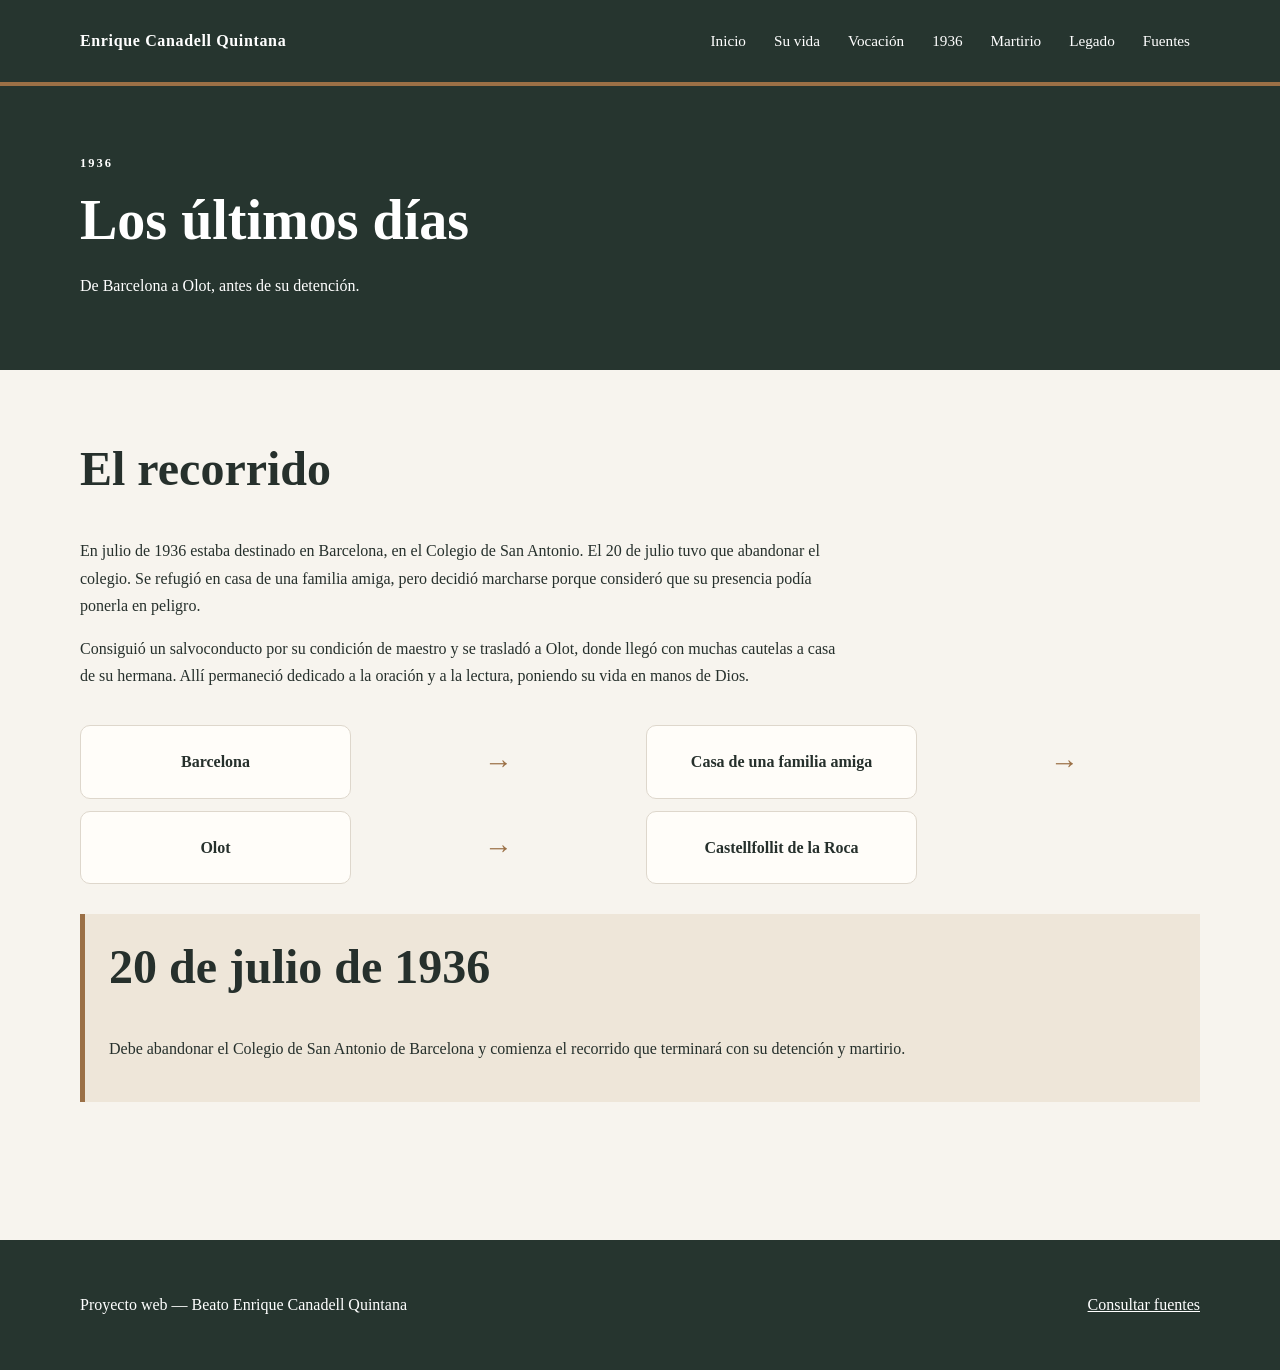
<file: pages/1936.html>
<!DOCTYPE html>
<html lang="es">
<head>
    <meta charset="UTF-8">
    <meta name="viewport" content="width=device-width, initial-scale=1.0">
    <meta name="description" content="Proyecto web sobre el Beato Enrique Canadell Quintana.">
    <title>1936 — Los últimos días | Beato Enrique Canadell Quintana</title>
    <link rel="stylesheet" href="../css/style.css">
</head>
<body>
    <a class="skip-link" href="#contenido">Saltar al contenido</a>
    <header class="site-header">
        <div class="container header-inner">
            <a class="logo" href="../index.html">Enrique Canadell Quintana</a>
            <nav aria-label="Navegación principal">
                <ul class="nav-list">
                <li><a href="../index.html">Inicio</a></li>
                <li><a href="../pages/vida.html">Su vida</a></li>
                <li><a href="../pages/vocacion.html">Vocación</a></li>
                <li><a href="../pages/1936.html">1936</a></li>
                <li><a href="../pages/martirio.html">Martirio</a></li>
                <li><a href="../pages/legado.html">Legado</a></li>
                <li><a href="../pages/fuentes.html">Fuentes</a></li>
                </ul>
            </nav>
        </div>
    </header>

    <main id="contenido">
        <section class="page-hero">
            <div class="container">
                <p class="eyebrow">1936</p>
                <h1>Los últimos días</h1>
                <p>De Barcelona a Olot, antes de su detención.</p>
            </div>
        </section>

        <section>
            <div class="container">
                <div class="section-intro">
                    <h2>El recorrido</h2>
                    <p>En julio de 1936 estaba destinado en Barcelona, en el Colegio de San Antonio. El 20 de julio tuvo que abandonar el colegio. Se refugió en casa de una familia amiga, pero decidió marcharse porque consideró que su presencia podía ponerla en peligro.</p>
                    <p>Consiguió un salvoconducto por su condición de maestro y se trasladó a Olot, donde llegó con muchas cautelas a casa de su hermana. Allí permaneció dedicado a la oración y a la lectura, poniendo su vida en manos de Dios.</p>
                </div>

                <div class="route" aria-label="Recorrido de Enrique Canadell en 1936">
                    <div class="place">Barcelona</div>
                    <div class="arrow" aria-hidden="true">→</div>
                    <div class="place">Casa de una familia amiga</div>
                    <div class="arrow" aria-hidden="true">→</div>
                    <div class="place">Olot</div>
                    <div class="arrow" aria-hidden="true">→</div>
                    <div class="place">Castellfollit de la Roca</div>
                </div>

                <div class="highlight">
                    <h2>20 de julio de 1936</h2>
                    <p>Debe abandonar el Colegio de San Antonio de Barcelona y comienza el recorrido que terminará con su detención y martirio.</p>
                </div>
            </div>
        </section>
    </main>

    <footer>
        <div class="container footer-inner">
            <p>Proyecto web — Beato Enrique Canadell Quintana</p>
            <p><a href="../pages/fuentes.html">Consultar fuentes</a></p>
        </div>
    </footer>
</body>
</html>
</file>
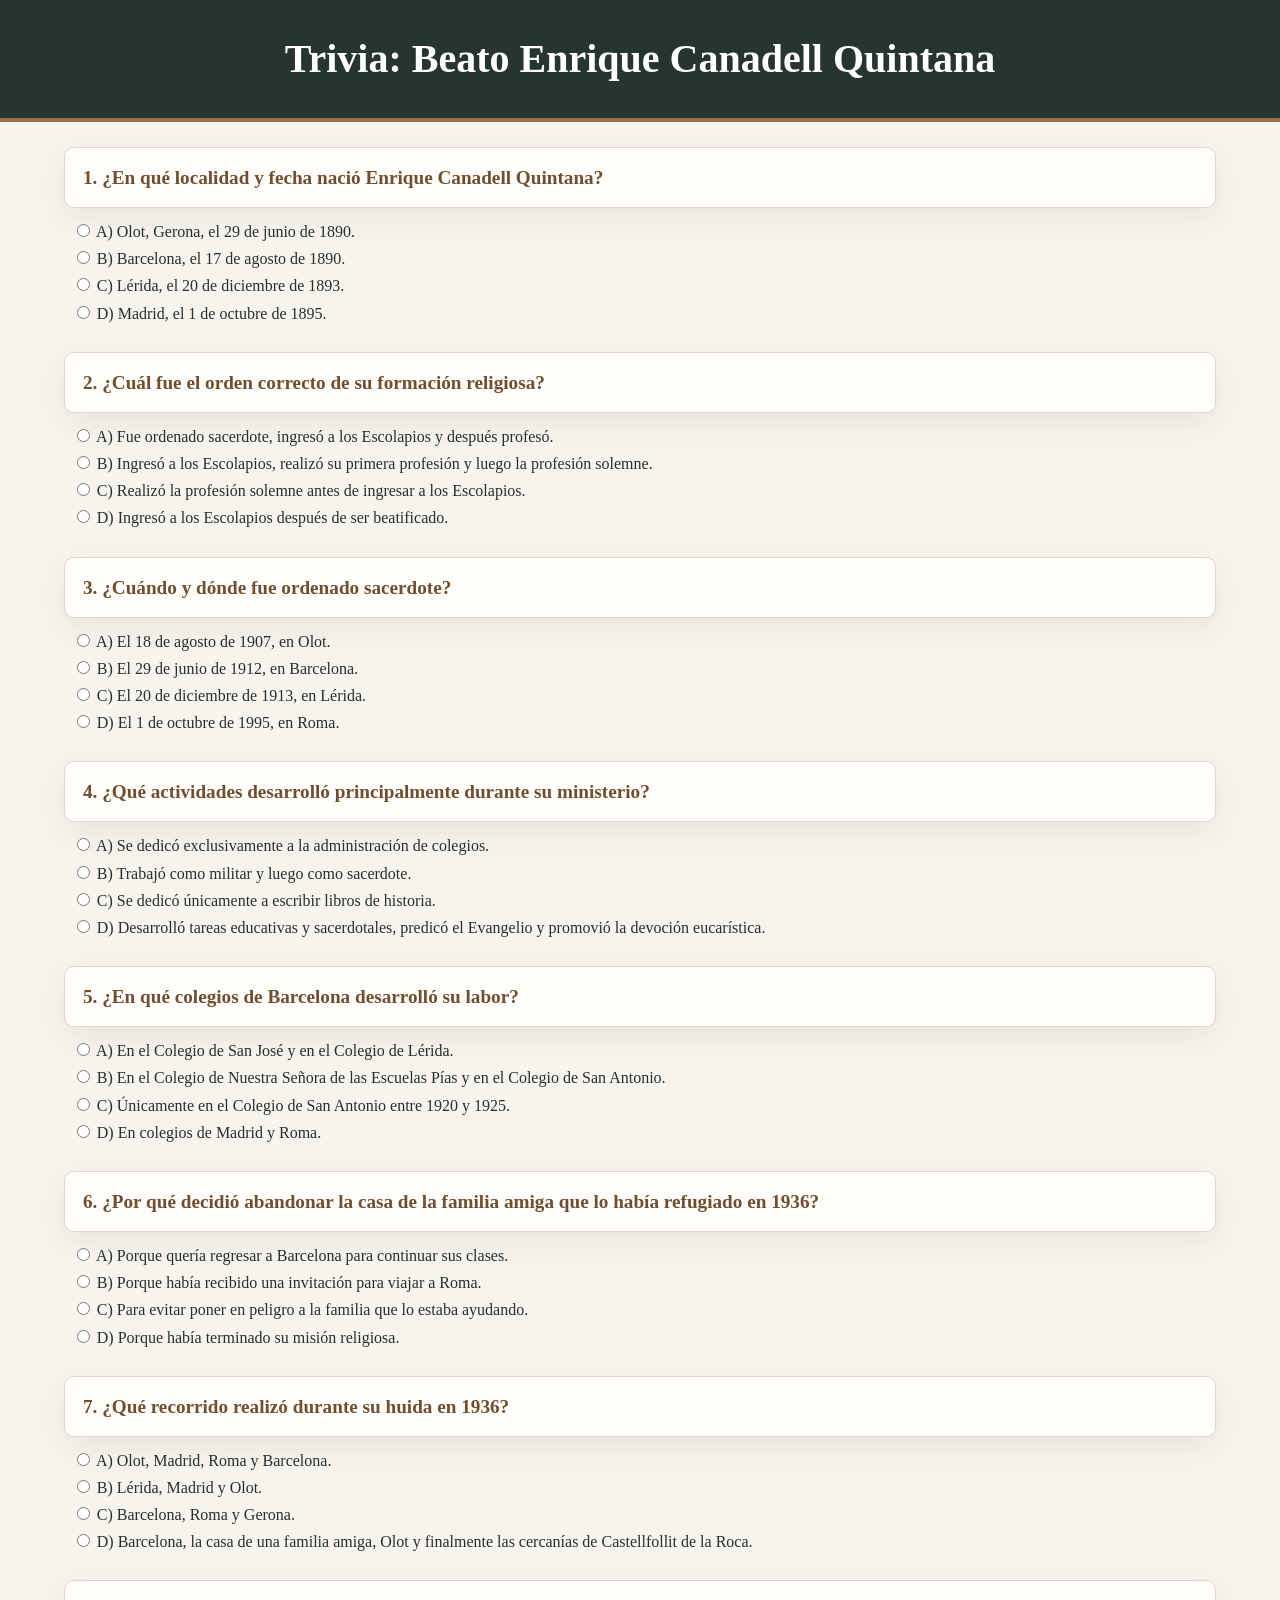
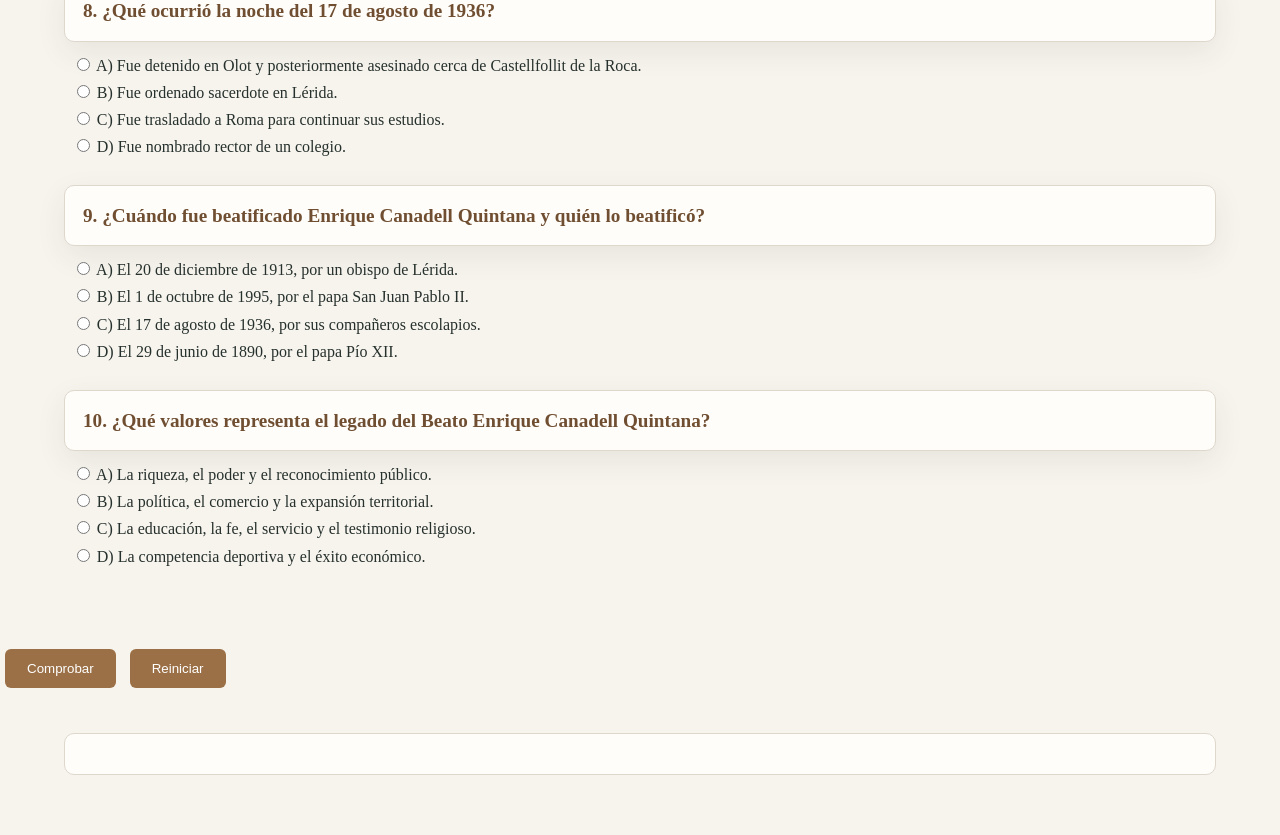
<file: pages/cuestionario.html>
<!DOCTYPE html>
<html lang="es">
<head>
    <meta charset="UTF-8">
    <meta name="viewport" content="width=device-width, initial-scale=1.0">
    <meta name="description" content="Trivia sobre el Beato Enrique Canadell Quintana.">
    <title>Trivia | Beato Enrique Canadell Quintana</title>
    <link rel="stylesheet" href="../css/style.css">
</head>
<body>
    <h1>Trivia: Beato Enrique Canadell Quintana</h1>

    <h2>1. ¿En qué localidad y fecha nació Enrique Canadell Quintana?</h2>
    <input type="radio" name="p1" value="a"> A) Olot, Gerona, el 29 de junio de 1890.<br>
    <input type="radio" name="p1" value="b"> B) Barcelona, el 17 de agosto de 1890.<br>
    <input type="radio" name="p1" value="c"> C) Lérida, el 20 de diciembre de 1893.<br>
    <input type="radio" name="p1" value="d"> D) Madrid, el 1 de octubre de 1895.<br>

    <h2>2. ¿Cuál fue el orden correcto de su formación religiosa?</h2>
    <input type="radio" name="p2" value="a"> A) Fue ordenado sacerdote, ingresó a los Escolapios y después profesó.<br>
    <input type="radio" name="p2" value="b"> B) Ingresó a los Escolapios, realizó su primera profesión y luego la profesión solemne.<br>
    <input type="radio" name="p2" value="c"> C) Realizó la profesión solemne antes de ingresar a los Escolapios.<br>
    <input type="radio" name="p2" value="d"> D) Ingresó a los Escolapios después de ser beatificado.<br>

    <h2>3. ¿Cuándo y dónde fue ordenado sacerdote?</h2>
    <input type="radio" name="p3" value="a"> A) El 18 de agosto de 1907, en Olot.<br>
    <input type="radio" name="p3" value="b"> B) El 29 de junio de 1912, en Barcelona.<br>
    <input type="radio" name="p3" value="c"> C) El 20 de diciembre de 1913, en Lérida.<br>
    <input type="radio" name="p3" value="d"> D) El 1 de octubre de 1995, en Roma.<br>

    <h2>4. ¿Qué actividades desarrolló principalmente durante su ministerio?</h2>
    <input type="radio" name="p4" value="a"> A) Se dedicó exclusivamente a la administración de colegios.<br>
    <input type="radio" name="p4" value="b"> B) Trabajó como militar y luego como sacerdote.<br>
    <input type="radio" name="p4" value="c"> C) Se dedicó únicamente a escribir libros de historia.<br>
    <input type="radio" name="p4" value="d"> D) Desarrolló tareas educativas y sacerdotales, predicó el Evangelio y promovió la devoción eucarística.<br>

    <h2>5. ¿En qué colegios de Barcelona desarrolló su labor?</h2>
    <input type="radio" name="p5" value="a"> A) En el Colegio de San José y en el Colegio de Lérida.<br>
    <input type="radio" name="p5" value="b"> B) En el Colegio de Nuestra Señora de las Escuelas Pías y en el Colegio de San Antonio.<br>
    <input type="radio" name="p5" value="c"> C) Únicamente en el Colegio de San Antonio entre 1920 y 1925.<br>
    <input type="radio" name="p5" value="d"> D) En colegios de Madrid y Roma.<br>

    <h2>6. ¿Por qué decidió abandonar la casa de la familia amiga que lo había refugiado en 1936?</h2>
    <input type="radio" name="p6" value="a"> A) Porque quería regresar a Barcelona para continuar sus clases.<br>
    <input type="radio" name="p6" value="b"> B) Porque había recibido una invitación para viajar a Roma.<br>
    <input type="radio" name="p6" value="c"> C) Para evitar poner en peligro a la familia que lo estaba ayudando.<br>
    <input type="radio" name="p6" value="d"> D) Porque había terminado su misión religiosa.<br>

    <h2>7. ¿Qué recorrido realizó durante su huida en 1936?</h2>
    <input type="radio" name="p7" value="a"> A) Olot, Madrid, Roma y Barcelona.<br>
    <input type="radio" name="p7" value="b"> B) Lérida, Madrid y Olot.<br>
    <input type="radio" name="p7" value="c"> C) Barcelona, Roma y Gerona.<br>
    <input type="radio" name="p7" value="d"> D) Barcelona, la casa de una familia amiga, Olot y finalmente las cercanías de Castellfollit de la Roca.<br>

    <h2>8. ¿Qué ocurrió la noche del 17 de agosto de 1936?</h2>
    <input type="radio" name="p8" value="a"> A) Fue detenido en Olot y posteriormente asesinado cerca de Castellfollit de la Roca.<br>
    <input type="radio" name="p8" value="b"> B) Fue ordenado sacerdote en Lérida.<br>
    <input type="radio" name="p8" value="c"> C) Fue trasladado a Roma para continuar sus estudios.<br>
    <input type="radio" name="p8" value="d"> D) Fue nombrado rector de un colegio.<br>

    <h2>9. ¿Cuándo fue beatificado Enrique Canadell Quintana y quién lo beatificó?</h2>
    <input type="radio" name="p9" value="a"> A) El 20 de diciembre de 1913, por un obispo de Lérida.<br>
    <input type="radio" name="p9" value="b"> B) El 1 de octubre de 1995, por el papa San Juan Pablo II.<br>
    <input type="radio" name="p9" value="c"> C) El 17 de agosto de 1936, por sus compañeros escolapios.<br>
    <input type="radio" name="p9" value="d"> D) El 29 de junio de 1890, por el papa Pío XII.<br>

    <h2>10. ¿Qué valores representa el legado del Beato Enrique Canadell Quintana?</h2>
    <input type="radio" name="p10" value="a"> A) La riqueza, el poder y el reconocimiento público.<br>
    <input type="radio" name="p10" value="b"> B) La política, el comercio y la expansión territorial.<br>
    <input type="radio" name="p10" value="c"> C) La educación, la fe, el servicio y el testimonio religioso.<br>
    <input type="radio" name="p10" value="d"> D) La competencia deportiva y el éxito económico.<br>

    <br><br>

    <button id="comprobar" type="button">Comprobar</button>
    <button id="reiniciar" type="button">Reiniciar</button>

    <p id="resultado"></p>

    <script>
        document.getElementById("comprobar").addEventListener("click", function() {
            let puntaje = 0;

            let p1 = document.querySelector('input[name="p1"]:checked');
            let p2 = document.querySelector('input[name="p2"]:checked');
            let p3 = document.querySelector('input[name="p3"]:checked');
            let p4 = document.querySelector('input[name="p4"]:checked');
            let p5 = document.querySelector('input[name="p5"]:checked');
            let p6 = document.querySelector('input[name="p6"]:checked');
            let p7 = document.querySelector('input[name="p7"]:checked');
            let p8 = document.querySelector('input[name="p8"]:checked');
            let p9 = document.querySelector('input[name="p9"]:checked');
            let p10 = document.querySelector('input[name="p10"]:checked');

            // Verificar que todas las preguntas estén respondidas
            if (!p1 || !p2 || !p3 || !p4 || !p5 || !p6 || !p7 || !p8 || !p9 || !p10) {
                document.getElementById("resultado").innerHTML =
                    "Debes responder todas las preguntas.";
                return;
            }

            // Respuestas correctas
            if (p1.value === "a") puntaje++;
            if (p2.value === "b") puntaje++;
            if (p3.value === "c") puntaje++;
            if (p4.value === "d") puntaje++;
            if (p5.value === "b") puntaje++;
            if (p6.value === "c") puntaje++;
            if (p7.value === "d") puntaje++;
            if (p8.value === "a") puntaje++;
            if (p9.value === "b") puntaje++;
            if (p10.value === "c") puntaje++;

            let mensaje = "<h3>Resultado: " + puntaje + "/10 puntos</h3>";

            if (puntaje === 10) {
                mensaje += "¡Felicitaciones! ¡Has respondido correctamente todas las preguntas!";
            } else if (puntaje >= 7) {
                mensaje += "¡Muy buen trabajo! Conoces muy bien la historia del Beato Enrique Canadell Quintana.";
            } else if (puntaje >= 5) {
                mensaje += "¡Buen intento! Te recomendamos repasar la información y volver a intentarlo.";
            } else {
                mensaje += "Te invitamos a revisar la información sobre el Beato Enrique Canadell Quintana e intentarlo nuevamente.";
            }

            document.getElementById("resultado").innerHTML = mensaje;
        });

        document.getElementById("reiniciar").addEventListener("click", function() {
            let opciones = document.querySelectorAll('input[type="radio"]');

            for (let opcion of opciones) {
                opcion.checked = false;
            }

            document.getElementById("resultado").innerHTML = "";
        });
    </script>
</body>
</html>
</file>
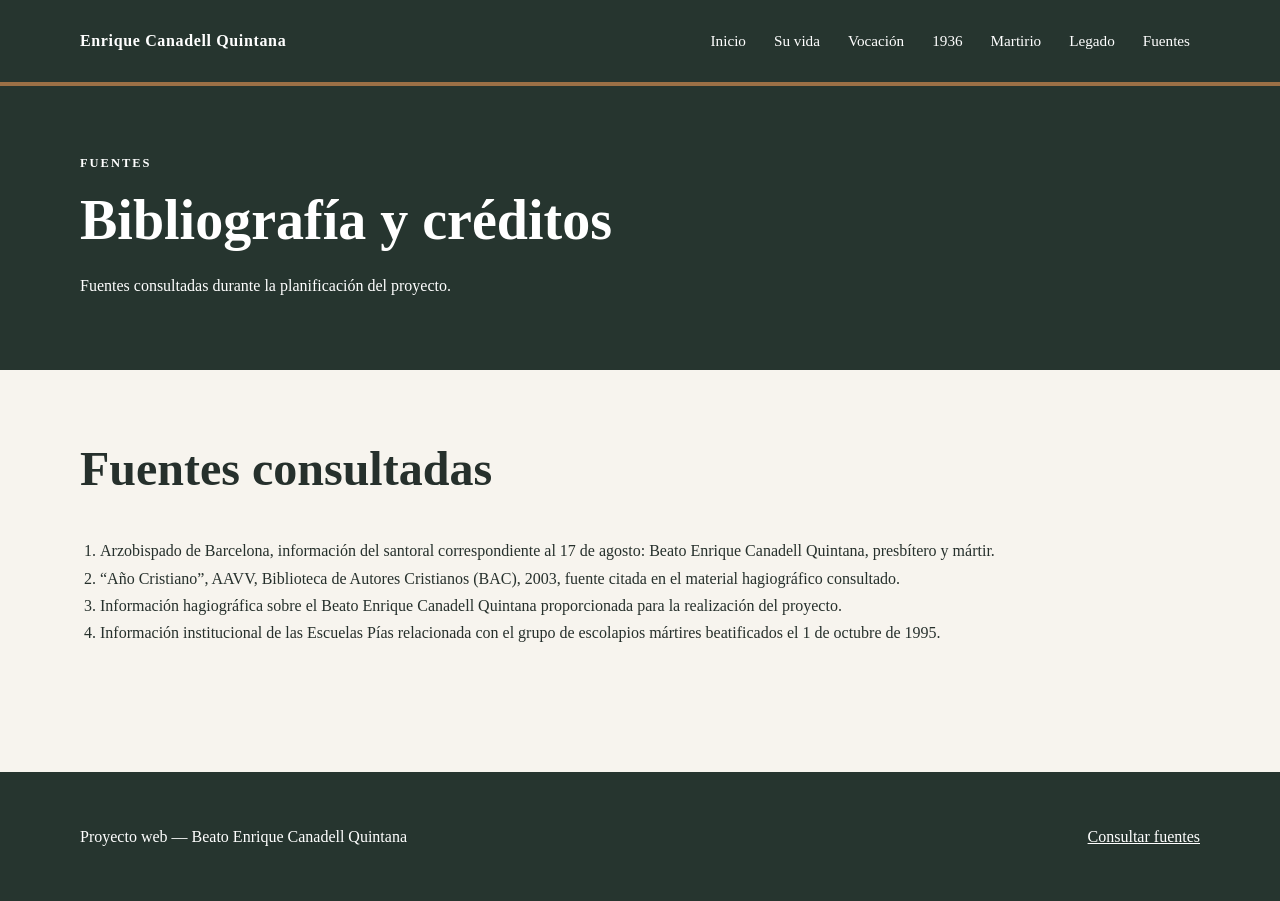
<file: pages/fuentes.html>
<!DOCTYPE html>
<html lang="es">
<head>
    <meta charset="UTF-8">
    <meta name="viewport" content="width=device-width, initial-scale=1.0">
    <meta name="description" content="Proyecto web sobre el Beato Enrique Canadell Quintana.">
    <title>Fuentes | Beato Enrique Canadell Quintana</title>
    <link rel="stylesheet" href="../css/style.css">
</head>
<body>
    <a class="skip-link" href="#contenido">Saltar al contenido</a>
    <header class="site-header">
        <div class="container header-inner">
            <a class="logo" href="../index.html">Enrique Canadell Quintana</a>
            <nav aria-label="Navegación principal">
                <ul class="nav-list">
                <li><a href="../index.html">Inicio</a></li>
                <li><a href="../pages/vida.html">Su vida</a></li>
                <li><a href="../pages/vocacion.html">Vocación</a></li>
                <li><a href="../pages/1936.html">1936</a></li>
                <li><a href="../pages/martirio.html">Martirio</a></li>
                <li><a href="../pages/legado.html">Legado</a></li>
                <li><a href="../pages/fuentes.html">Fuentes</a></li>
                </ul>
            </nav>
        </div>
    </header>

    <main id="contenido">
        <section class="page-hero">
            <div class="container">
                <p class="eyebrow">Fuentes</p>
                <h1>Bibliografía y créditos</h1>
                <p>Fuentes consultadas durante la planificación del proyecto.</p>
            </div>
        </section>

        <section>
            <div class="container">
                <h2>Fuentes consultadas</h2>
                <ol class="sources">
                    <li>Arzobispado de Barcelona, información del santoral correspondiente al 17 de agosto: Beato Enrique Canadell Quintana, presbítero y mártir.</li>
                    <li>“Año Cristiano”, AAVV, Biblioteca de Autores Cristianos (BAC), 2003, fuente citada en el material hagiográfico consultado.</li>
                    <li>Información hagiográfica sobre el Beato Enrique Canadell Quintana proporcionada para la realización del proyecto.</li>
                    <li>Información institucional de las Escuelas Pías relacionada con el grupo de escolapios mártires beatificados el 1 de octubre de 1995.</li>
                </ol>
            </div>
        </section>
    </main>

    <footer>
        <div class="container footer-inner">
            <p>Proyecto web — Beato Enrique Canadell Quintana</p>
            <p><a href="../pages/fuentes.html">Consultar fuentes</a></p>
        </div>
    </footer>
</body>
</html>
</file>
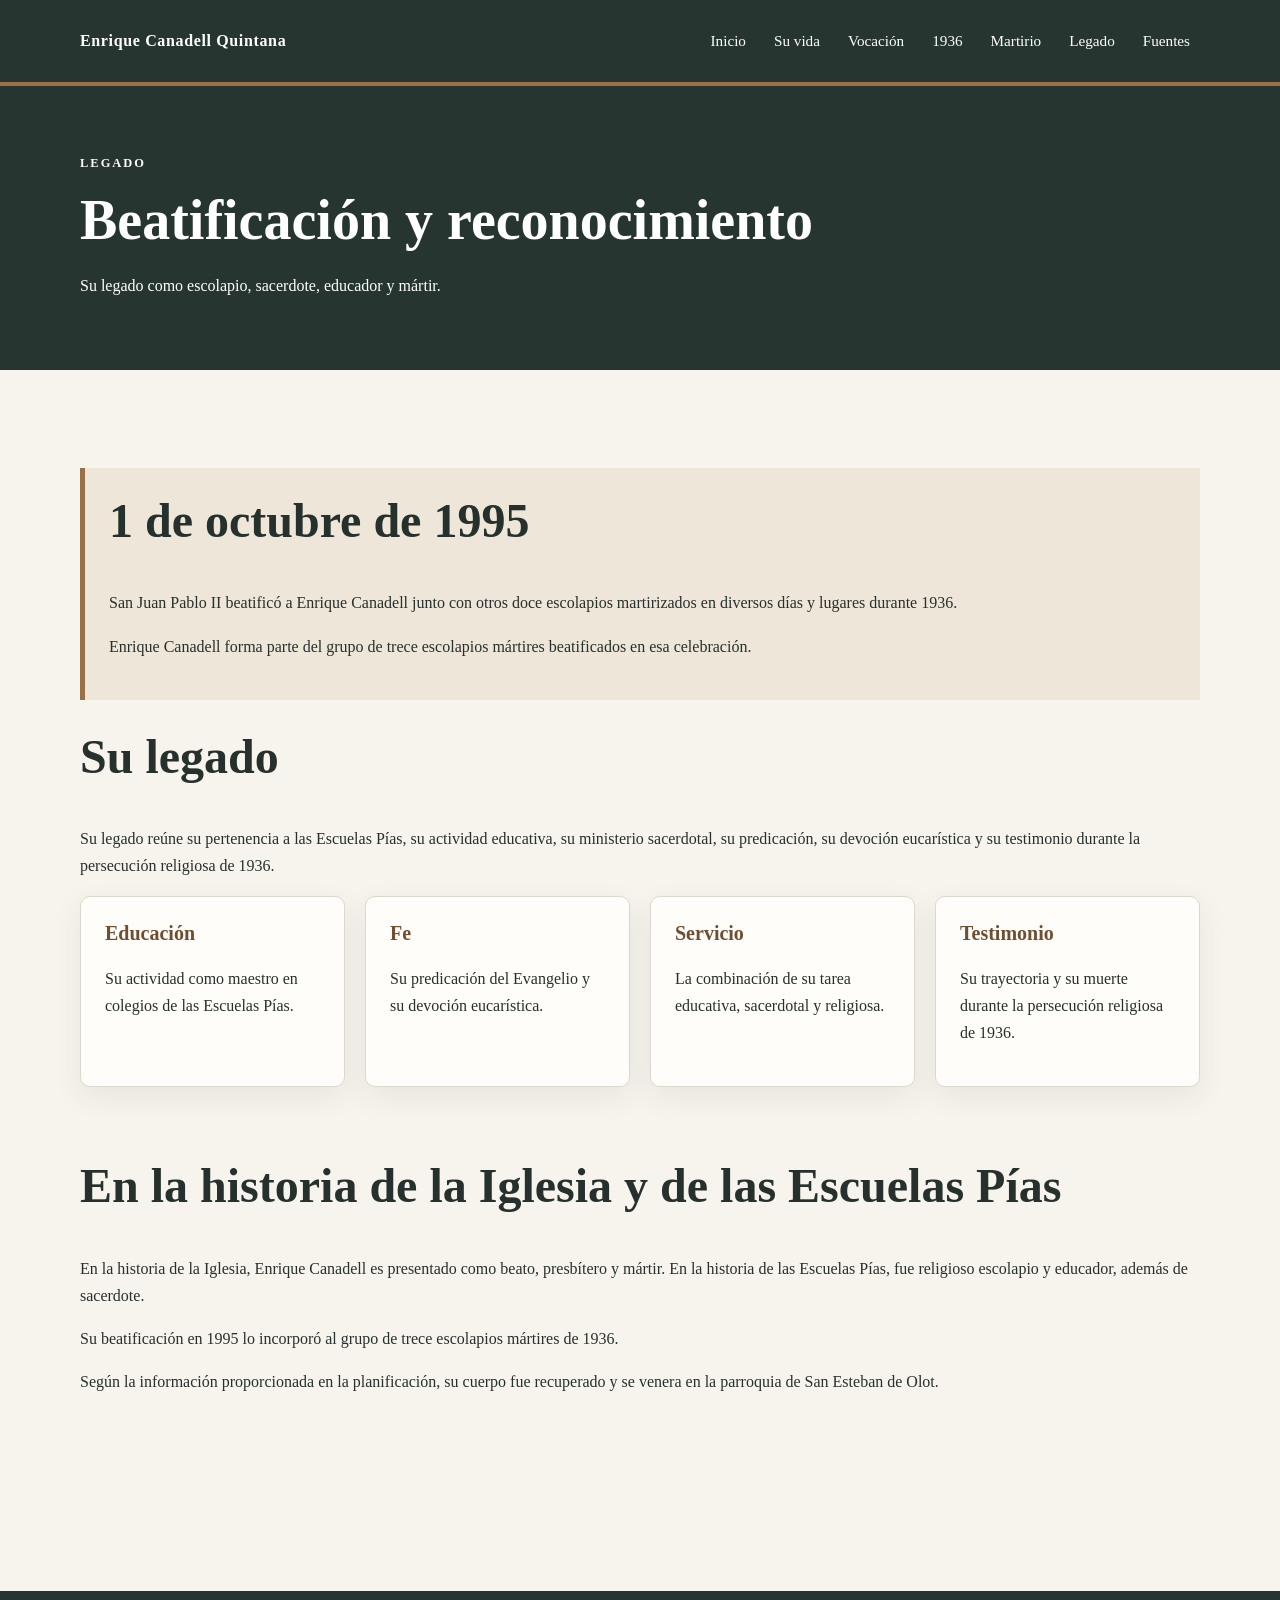
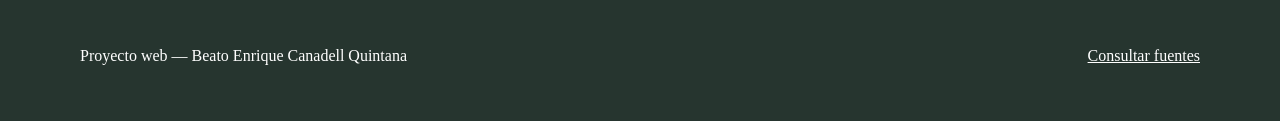
<file: pages/legado.html>
<!DOCTYPE html>
<html lang="es">
<head>
    <meta charset="UTF-8">
    <meta name="viewport" content="width=device-width, initial-scale=1.0">
    <meta name="description" content="Proyecto web sobre el Beato Enrique Canadell Quintana.">
    <title>Legado y beatificación | Beato Enrique Canadell Quintana</title>
    <link rel="stylesheet" href="../css/style.css">
</head>
<body>
    <a class="skip-link" href="#contenido">Saltar al contenido</a>
    <header class="site-header">
        <div class="container header-inner">
            <a class="logo" href="../index.html">Enrique Canadell Quintana</a>
            <nav aria-label="Navegación principal">
                <ul class="nav-list">
                <li><a href="../index.html">Inicio</a></li>
                <li><a href="../pages/vida.html">Su vida</a></li>
                <li><a href="../pages/vocacion.html">Vocación</a></li>
                <li><a href="../pages/1936.html">1936</a></li>
                <li><a href="../pages/martirio.html">Martirio</a></li>
                <li><a href="../pages/legado.html">Legado</a></li>
                <li><a href="../pages/fuentes.html">Fuentes</a></li>
                </ul>
            </nav>
        </div>
    </header>

    <main id="contenido">
        <section class="page-hero">
            <div class="container">
                <p class="eyebrow">Legado</p>
                <h1>Beatificación y reconocimiento</h1>
                <p>Su legado como escolapio, sacerdote, educador y mártir.</p>
            </div>
        </section>

        <section>
            <div class="container">
                <div class="highlight">
                    <h2>1 de octubre de 1995</h2>
                    <p>San Juan Pablo II beatificó a Enrique Canadell junto con otros doce escolapios martirizados en diversos días y lugares durante 1936.</p>
                    <p>Enrique Canadell forma parte del grupo de trece escolapios mártires beatificados en esa celebración.</p>
                </div>

                <h2>Su legado</h2>
                <p>Su legado reúne su pertenencia a las Escuelas Pías, su actividad educativa, su ministerio sacerdotal, su predicación, su devoción eucarística y su testimonio durante la persecución religiosa de 1936.</p>

                <div class="cards">
                    <article class="card">
                        <h3>Educación</h3>
                        <p>Su actividad como maestro en colegios de las Escuelas Pías.</p>
                    </article>
                    <article class="card">
                        <h3>Fe</h3>
                        <p>Su predicación del Evangelio y su devoción eucarística.</p>
                    </article>
                    <article class="card">
                        <h3>Servicio</h3>
                        <p>La combinación de su tarea educativa, sacerdotal y religiosa.</p>
                    </article>
                    <article class="card">
                        <h3>Testimonio</h3>
                        <p>Su trayectoria y su muerte durante la persecución religiosa de 1936.</p>
                    </article>
                </div>

                <section>
                    <h2>En la historia de la Iglesia y de las Escuelas Pías</h2>
                    <p>En la historia de la Iglesia, Enrique Canadell es presentado como beato, presbítero y mártir. En la historia de las Escuelas Pías, fue religioso escolapio y educador, además de sacerdote.</p>
                    <p>Su beatificación en 1995 lo incorporó al grupo de trece escolapios mártires de 1936.</p>
                    <p>Según la información proporcionada en la planificación, su cuerpo fue recuperado y se venera en la parroquia de San Esteban de Olot.</p>
                </section>
            </div>
        </section>
    </main>

    <footer>
        <div class="container footer-inner">
            <p>Proyecto web — Beato Enrique Canadell Quintana</p>
            <p><a href="../pages/fuentes.html">Consultar fuentes</a></p>
        </div>
    </footer>
</body>
</html>
</file>
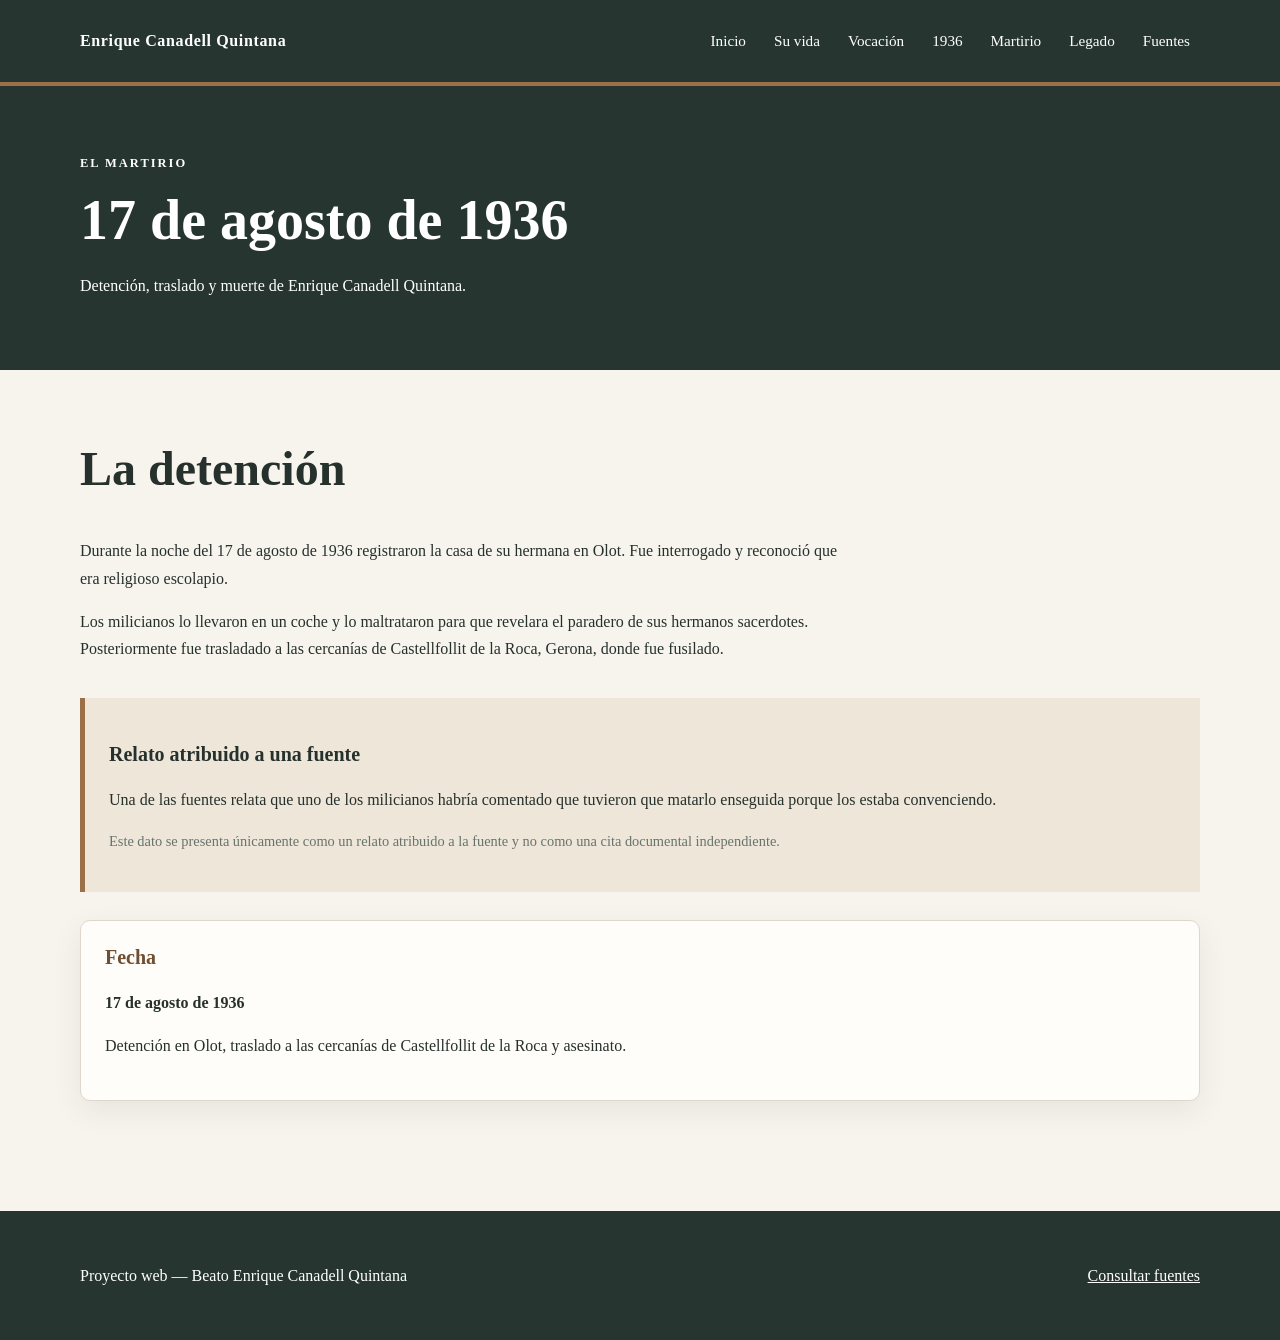
<file: pages/martirio.html>
<!DOCTYPE html>
<html lang="es">
<head>
    <meta charset="UTF-8">
    <meta name="viewport" content="width=device-width, initial-scale=1.0">
    <meta name="description" content="Proyecto web sobre el Beato Enrique Canadell Quintana.">
    <title>Martirio — 17 de agosto de 1936 | Beato Enrique Canadell Quintana</title>
    <link rel="stylesheet" href="../css/style.css">
</head>
<body>
    <a class="skip-link" href="#contenido">Saltar al contenido</a>
    <header class="site-header">
        <div class="container header-inner">
            <a class="logo" href="../index.html">Enrique Canadell Quintana</a>
            <nav aria-label="Navegación principal">
                <ul class="nav-list">
                <li><a href="../index.html">Inicio</a></li>
                <li><a href="../pages/vida.html">Su vida</a></li>
                <li><a href="../pages/vocacion.html">Vocación</a></li>
                <li><a href="../pages/1936.html">1936</a></li>
                <li><a href="../pages/martirio.html">Martirio</a></li>
                <li><a href="../pages/legado.html">Legado</a></li>
                <li><a href="../pages/fuentes.html">Fuentes</a></li>
                </ul>
            </nav>
        </div>
    </header>

    <main id="contenido">
        <section class="page-hero">
            <div class="container">
                <p class="eyebrow">El martirio</p>
                <h1>17 de agosto de 1936</h1>
                <p>Detención, traslado y muerte de Enrique Canadell Quintana.</p>
            </div>
        </section>

        <section>
            <div class="container">
                <div class="section-intro">
                    <h2>La detención</h2>
                    <p>Durante la noche del 17 de agosto de 1936 registraron la casa de su hermana en Olot. Fue interrogado y reconoció que era religioso escolapio.</p>
                    <p>Los milicianos lo llevaron en un coche y lo maltrataron para que revelara el paradero de sus hermanos sacerdotes. Posteriormente fue trasladado a las cercanías de Castellfollit de la Roca, Gerona, donde fue fusilado.</p>
                </div>

                <div class="highlight">
                    <h3>Relato atribuido a una fuente</h3>
                    <p>Una de las fuentes relata que uno de los milicianos habría comentado que tuvieron que matarlo enseguida porque los estaba convenciendo.</p>
                    <p class="quote-source">Este dato se presenta únicamente como un relato atribuido a la fuente y no como una cita documental independiente.</p>
                </div>

                <article class="card">
                    <h3>Fecha</h3>
                    <p><strong>17 de agosto de 1936</strong></p>
                    <p>Detención en Olot, traslado a las cercanías de Castellfollit de la Roca y asesinato.</p>
                </article>
            </div>
        </section>
    </main>

    <footer>
        <div class="container footer-inner">
            <p>Proyecto web — Beato Enrique Canadell Quintana</p>
            <p><a href="../pages/fuentes.html">Consultar fuentes</a></p>
        </div>
    </footer>
</body>
</html>
</file>
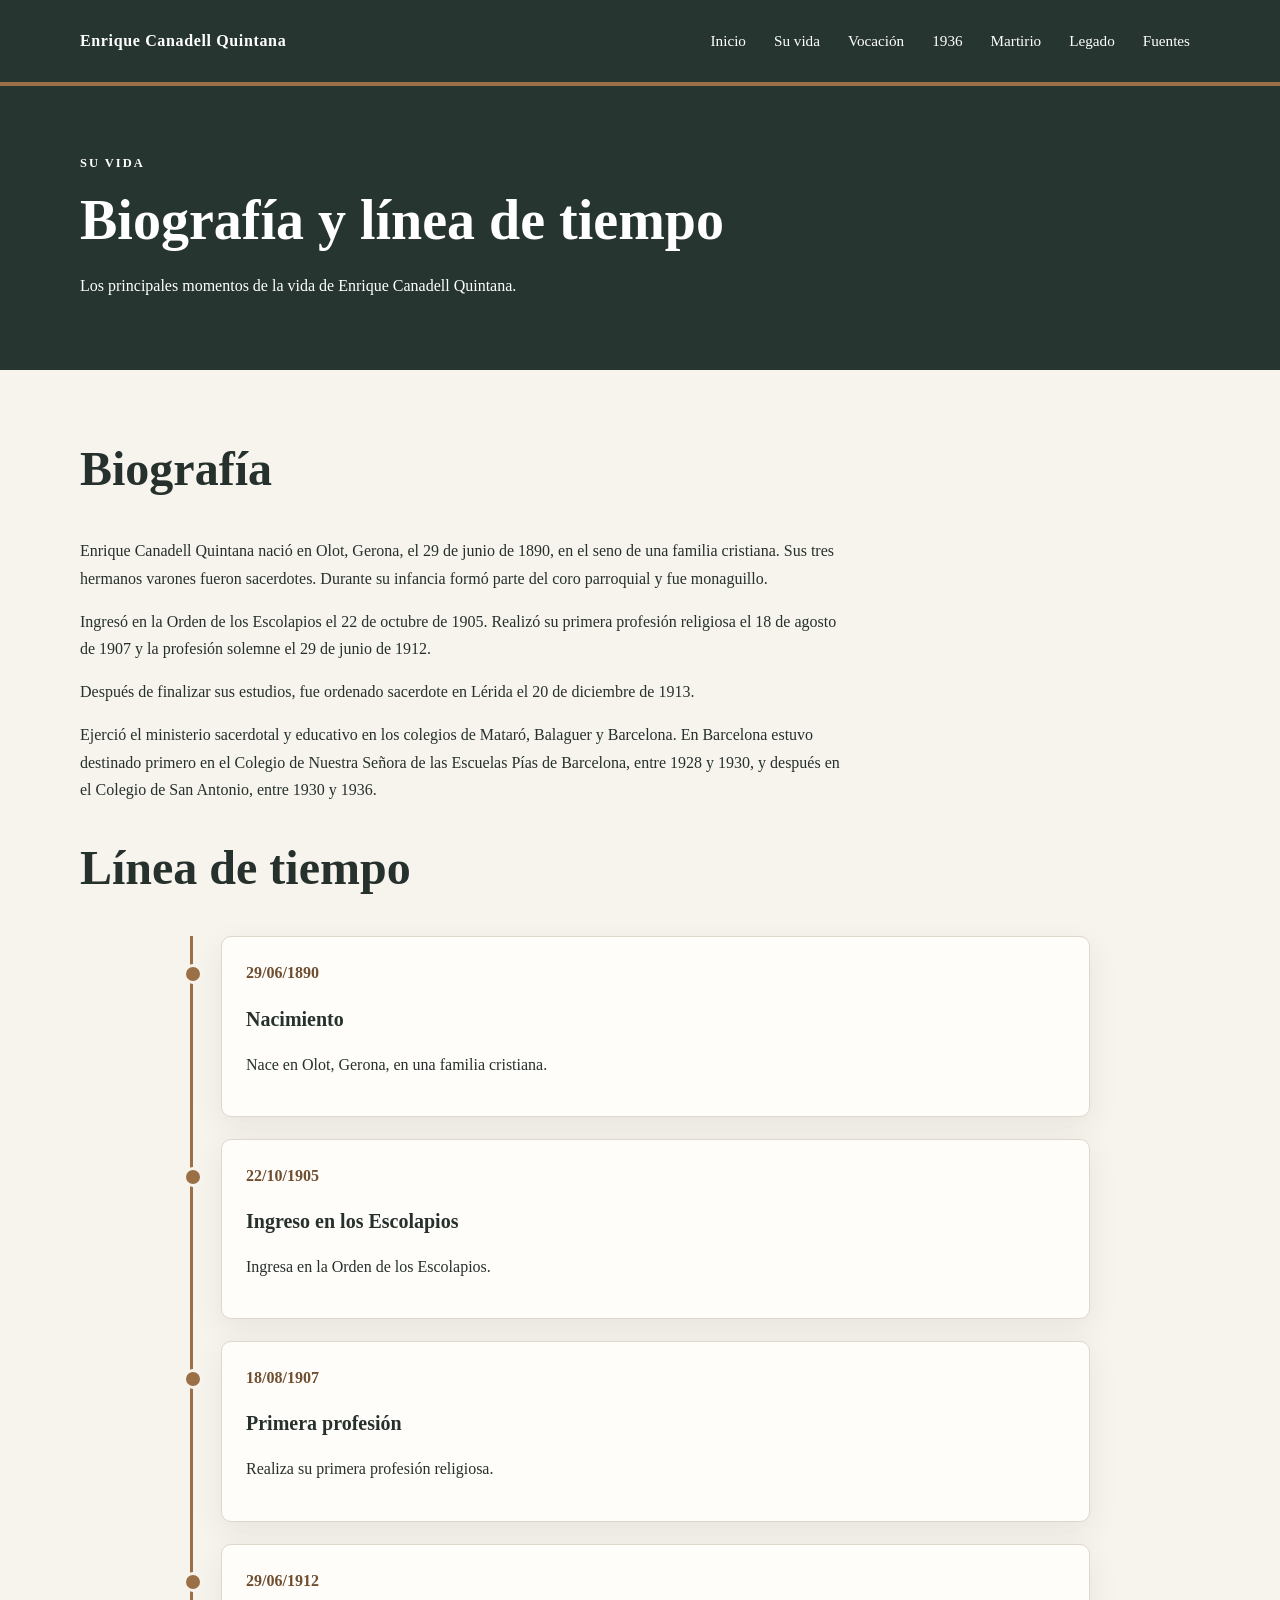
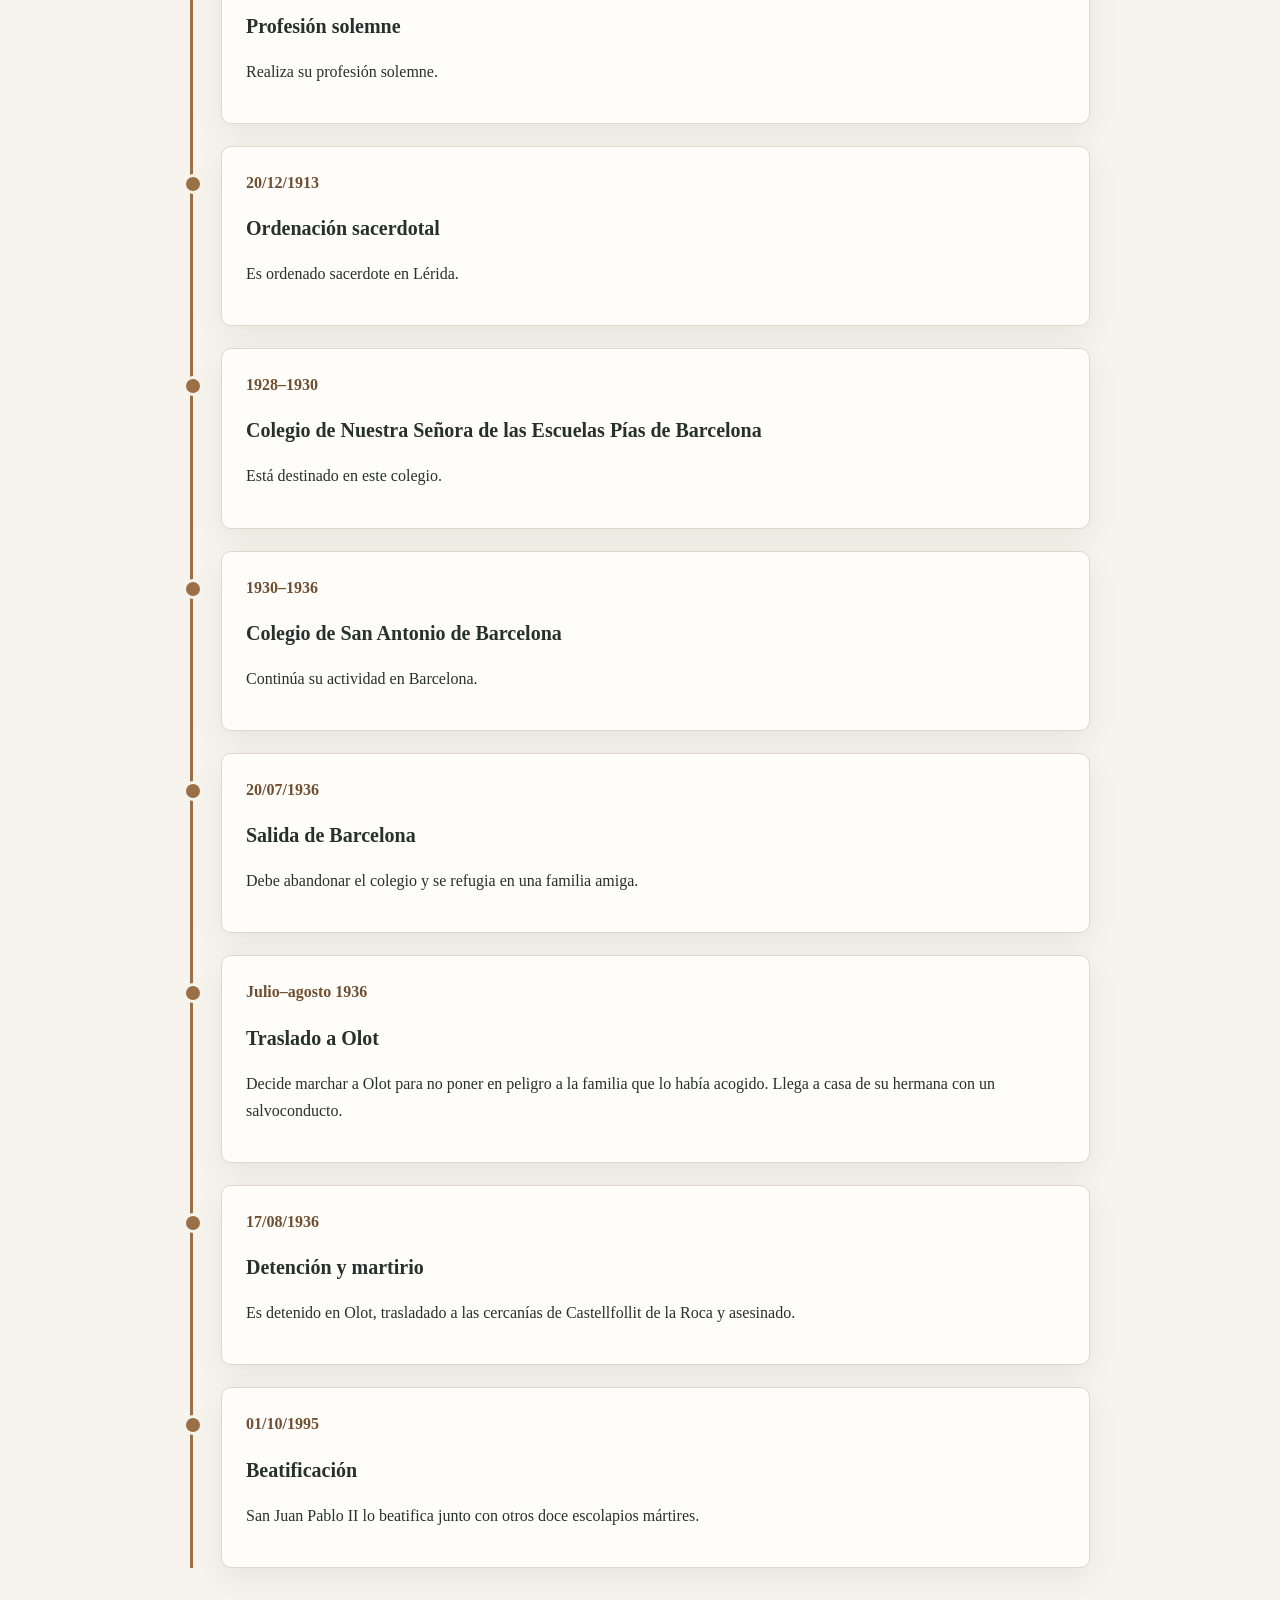
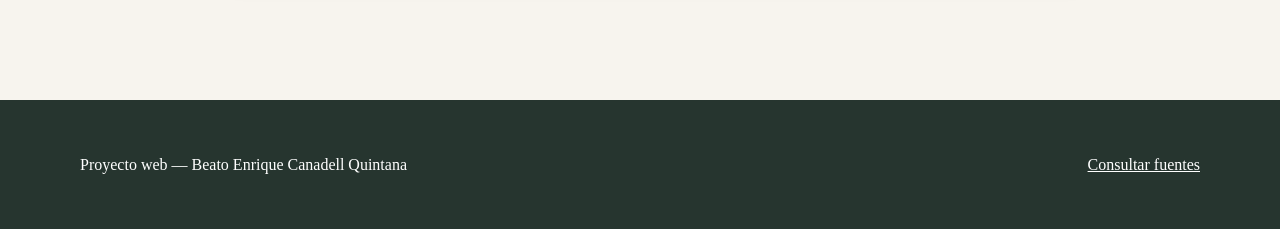
<file: pages/vida.html>
<!DOCTYPE html>
<html lang="es">
<head>
    <meta charset="UTF-8">
    <meta name="viewport" content="width=device-width, initial-scale=1.0">
    <meta name="description" content="Proyecto web sobre el Beato Enrique Canadell Quintana.">
    <title>Su vida | Beato Enrique Canadell Quintana</title>
    <link rel="stylesheet" href="../css/style.css">
</head>
<body>
    <a class="skip-link" href="#contenido">Saltar al contenido</a>
    <header class="site-header">
        <div class="container header-inner">
            <a class="logo" href="../index.html">Enrique Canadell Quintana</a>
            <nav aria-label="Navegación principal">
                <ul class="nav-list">
                <li><a href="../index.html">Inicio</a></li>
                <li><a href="../pages/vida.html">Su vida</a></li>
                <li><a href="../pages/vocacion.html">Vocación</a></li>
                <li><a href="../pages/1936.html">1936</a></li>
                <li><a href="../pages/martirio.html">Martirio</a></li>
                <li><a href="../pages/legado.html">Legado</a></li>
                <li><a href="../pages/fuentes.html">Fuentes</a></li>
                </ul>
            </nav>
        </div>
    </header>

    <main id="contenido">
        <section class="page-hero">
            <div class="container">
                <p class="eyebrow">Su vida</p>
                <h1>Biografía y línea de tiempo</h1>
                <p>Los principales momentos de la vida de Enrique Canadell Quintana.</p>
            </div>
        </section>

        <section>
            <div class="container">
                <div class="section-intro">
                    <h2>Biografía</h2>
                    <p>Enrique Canadell Quintana nació en Olot, Gerona, el 29 de junio de 1890, en el seno de una familia cristiana. Sus tres hermanos varones fueron sacerdotes. Durante su infancia formó parte del coro parroquial y fue monaguillo.</p>
                    <p>Ingresó en la Orden de los Escolapios el 22 de octubre de 1905. Realizó su primera profesión religiosa el 18 de agosto de 1907 y la profesión solemne el 29 de junio de 1912.</p>
                    <p>Después de finalizar sus estudios, fue ordenado sacerdote en Lérida el 20 de diciembre de 1913.</p>
                    <p>Ejerció el ministerio sacerdotal y educativo en los colegios de Mataró, Balaguer y Barcelona. En Barcelona estuvo destinado primero en el Colegio de Nuestra Señora de las Escuelas Pías de Barcelona, entre 1928 y 1930, y después en el Colegio de San Antonio, entre 1930 y 1936.</p>
                </div>

                <h2>Línea de tiempo</h2>
                <div class="timeline">
                    <article class="timeline-item">
                        <p class="timeline-date">29/06/1890</p>
                        <h3>Nacimiento</h3>
                        <p>Nace en Olot, Gerona, en una familia cristiana.</p>
                    </article>
                    <article class="timeline-item">
                        <p class="timeline-date">22/10/1905</p>
                        <h3>Ingreso en los Escolapios</h3>
                        <p>Ingresa en la Orden de los Escolapios.</p>
                    </article>
                    <article class="timeline-item">
                        <p class="timeline-date">18/08/1907</p>
                        <h3>Primera profesión</h3>
                        <p>Realiza su primera profesión religiosa.</p>
                    </article>
                    <article class="timeline-item">
                        <p class="timeline-date">29/06/1912</p>
                        <h3>Profesión solemne</h3>
                        <p>Realiza su profesión solemne.</p>
                    </article>
                    <article class="timeline-item">
                        <p class="timeline-date">20/12/1913</p>
                        <h3>Ordenación sacerdotal</h3>
                        <p>Es ordenado sacerdote en Lérida.</p>
                    </article>
                    <article class="timeline-item">
                        <p class="timeline-date">1928–1930</p>
                        <h3>Colegio de Nuestra Señora de las Escuelas Pías de Barcelona</h3>
                        <p>Está destinado en este colegio.</p>
                    </article>
                    <article class="timeline-item">
                        <p class="timeline-date">1930–1936</p>
                        <h3>Colegio de San Antonio de Barcelona</h3>
                        <p>Continúa su actividad en Barcelona.</p>
                    </article>
                    <article class="timeline-item">
                        <p class="timeline-date">20/07/1936</p>
                        <h3>Salida de Barcelona</h3>
                        <p>Debe abandonar el colegio y se refugia en una familia amiga.</p>
                    </article>
                    <article class="timeline-item">
                        <p class="timeline-date">Julio–agosto 1936</p>
                        <h3>Traslado a Olot</h3>
                        <p>Decide marchar a Olot para no poner en peligro a la familia que lo había acogido. Llega a casa de su hermana con un salvoconducto.</p>
                    </article>
                    <article class="timeline-item">
                        <p class="timeline-date">17/08/1936</p>
                        <h3>Detención y martirio</h3>
                        <p>Es detenido en Olot, trasladado a las cercanías de Castellfollit de la Roca y asesinado.</p>
                    </article>
                    <article class="timeline-item">
                        <p class="timeline-date">01/10/1995</p>
                        <h3>Beatificación</h3>
                        <p>San Juan Pablo II lo beatifica junto con otros doce escolapios mártires.</p>
                    </article>
                </div>
            </div>
        </section>
    </main>

    <footer>
        <div class="container footer-inner">
            <p>Proyecto web — Beato Enrique Canadell Quintana</p>
            <p><a href="../pages/fuentes.html">Consultar fuentes</a></p>
        </div>
    </footer>
</body>
</html>
</file>
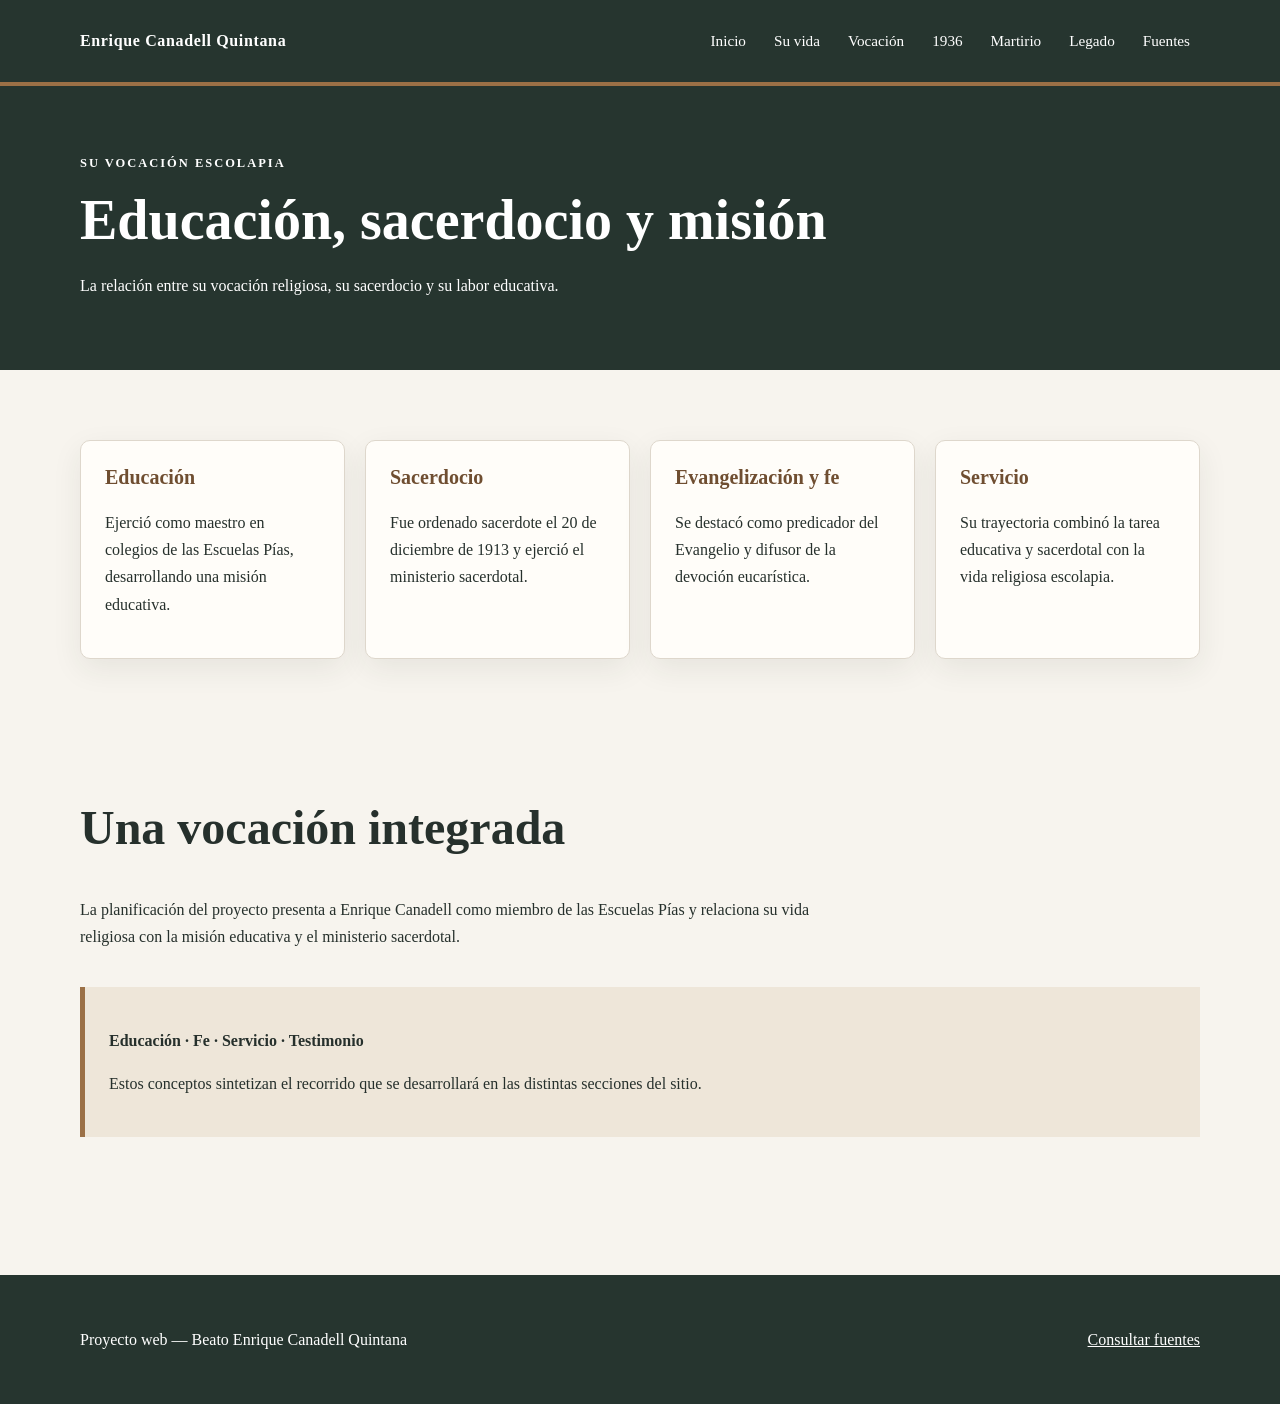
<file: pages/vocacion.html>
<!DOCTYPE html>
<html lang="es">
<head>
    <meta charset="UTF-8">
    <meta name="viewport" content="width=device-width, initial-scale=1.0">
    <meta name="description" content="Proyecto web sobre el Beato Enrique Canadell Quintana.">
    <title>Vocación escolapia | Beato Enrique Canadell Quintana</title>
    <link rel="stylesheet" href="../css/style.css">
</head>
<body>
    <a class="skip-link" href="#contenido">Saltar al contenido</a>
    <header class="site-header">
        <div class="container header-inner">
            <a class="logo" href="../index.html">Enrique Canadell Quintana</a>
            <nav aria-label="Navegación principal">
                <ul class="nav-list">
                <li><a href="../index.html">Inicio</a></li>
                <li><a href="../pages/vida.html">Su vida</a></li>
                <li><a href="../pages/vocacion.html">Vocación</a></li>
                <li><a href="../pages/1936.html">1936</a></li>
                <li><a href="../pages/martirio.html">Martirio</a></li>
                <li><a href="../pages/legado.html">Legado</a></li>
                <li><a href="../pages/fuentes.html">Fuentes</a></li>
                </ul>
            </nav>
        </div>
    </header>

    <main id="contenido">
        <section class="page-hero">
            <div class="container">
                <p class="eyebrow">Su vocación escolapia</p>
                <h1>Educación, sacerdocio y misión</h1>
                <p>La relación entre su vocación religiosa, su sacerdocio y su labor educativa.</p>
            </div>
        </section>

        <section>
            <div class="container">
                <div class="cards">
                    <article class="card">
                        <h3>Educación</h3>
                        <p>Ejerció como maestro en colegios de las Escuelas Pías, desarrollando una misión educativa.</p>
                    </article>
                    <article class="card">
                        <h3>Sacerdocio</h3>
                        <p>Fue ordenado sacerdote el 20 de diciembre de 1913 y ejerció el ministerio sacerdotal.</p>
                    </article>
                    <article class="card">
                        <h3>Evangelización y fe</h3>
                        <p>Se destacó como predicador del Evangelio y difusor de la devoción eucarística.</p>
                    </article>
                    <article class="card">
                        <h3>Servicio</h3>
                        <p>Su trayectoria combinó la tarea educativa y sacerdotal con la vida religiosa escolapia.</p>
                    </article>
                </div>
            </div>
        </section>

        <section>
            <div class="container">
                <div class="section-intro">
                    <h2>Una vocación integrada</h2>
                    <p>La planificación del proyecto presenta a Enrique Canadell como miembro de las Escuelas Pías y relaciona su vida religiosa con la misión educativa y el ministerio sacerdotal.</p>
                </div>
                <div class="highlight">
                    <p><strong>Educación · Fe · Servicio · Testimonio</strong></p>
                    <p>Estos conceptos sintetizan el recorrido que se desarrollará en las distintas secciones del sitio.</p>
                </div>
            </div>
        </section>
    </main>

    <footer>
        <div class="container footer-inner">
            <p>Proyecto web — Beato Enrique Canadell Quintana</p>
            <p><a href="../pages/fuentes.html">Consultar fuentes</a></p>
        </div>
    </footer>
</body>
</html>
</file>
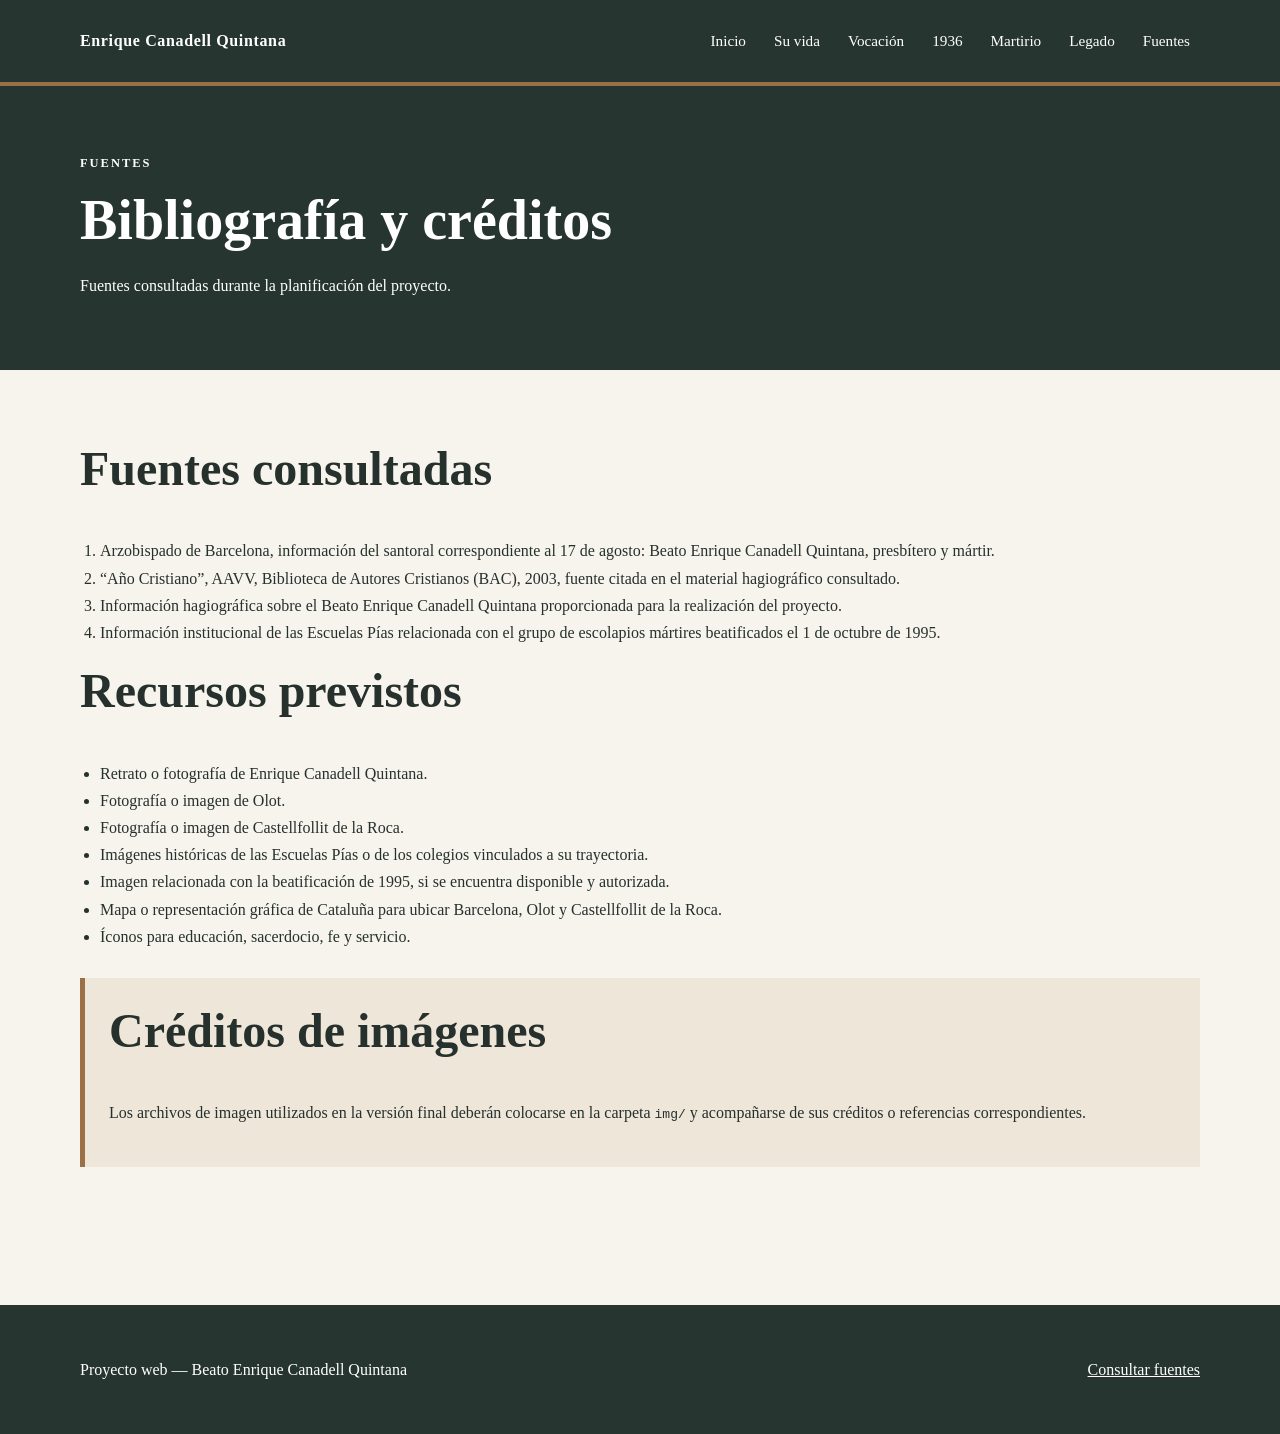
<file: proyecto-enrique-canadell/pages/fuentes.html>
<!DOCTYPE html>
<html lang="es">
<head>
    <meta charset="UTF-8">
    <meta name="viewport" content="width=device-width, initial-scale=1.0">
    <meta name="description" content="Proyecto web sobre el Beato Enrique Canadell Quintana.">
    <title>Fuentes | Beato Enrique Canadell Quintana</title>
    <link rel="stylesheet" href="../css/style.css">
</head>
<body>
    <a class="skip-link" href="#contenido">Saltar al contenido</a>
    <header class="site-header">
        <div class="container header-inner">
            <a class="logo" href="../index.html">Enrique Canadell Quintana</a>
            <nav aria-label="Navegación principal">
                <ul class="nav-list">
                <li><a href="../index.html">Inicio</a></li>
                <li><a href="../pages/vida.html">Su vida</a></li>
                <li><a href="../pages/vocacion.html">Vocación</a></li>
                <li><a href="../pages/1936.html">1936</a></li>
                <li><a href="../pages/martirio.html">Martirio</a></li>
                <li><a href="../pages/legado.html">Legado</a></li>
                <li><a href="../pages/fuentes.html">Fuentes</a></li>
                </ul>
            </nav>
        </div>
    </header>

    <main id="contenido">
        <section class="page-hero">
            <div class="container">
                <p class="eyebrow">Fuentes</p>
                <h1>Bibliografía y créditos</h1>
                <p>Fuentes consultadas durante la planificación del proyecto.</p>
            </div>
        </section>

        <section>
            <div class="container">
                <h2>Fuentes consultadas</h2>
                <ol class="sources">
                    <li>Arzobispado de Barcelona, información del santoral correspondiente al 17 de agosto: Beato Enrique Canadell Quintana, presbítero y mártir.</li>
                    <li>“Año Cristiano”, AAVV, Biblioteca de Autores Cristianos (BAC), 2003, fuente citada en el material hagiográfico consultado.</li>
                    <li>Información hagiográfica sobre el Beato Enrique Canadell Quintana proporcionada para la realización del proyecto.</li>
                    <li>Información institucional de las Escuelas Pías relacionada con el grupo de escolapios mártires beatificados el 1 de octubre de 1995.</li>
                </ol>

                <h2>Recursos previstos</h2>
                <ul class="sources">
                    <li>Retrato o fotografía de Enrique Canadell Quintana.</li>
                    <li>Fotografía o imagen de Olot.</li>
                    <li>Fotografía o imagen de Castellfollit de la Roca.</li>
                    <li>Imágenes históricas de las Escuelas Pías o de los colegios vinculados a su trayectoria.</li>
                    <li>Imagen relacionada con la beatificación de 1995, si se encuentra disponible y autorizada.</li>
                    <li>Mapa o representación gráfica de Cataluña para ubicar Barcelona, Olot y Castellfollit de la Roca.</li>
                    <li>Íconos para educación, sacerdocio, fe y servicio.</li>
                </ul>

                <div class="highlight">
                    <h2>Créditos de imágenes</h2>
                    <p>Los archivos de imagen utilizados en la versión final deberán colocarse en la carpeta <code>img/</code> y acompañarse de sus créditos o referencias correspondientes.</p>
                </div>
            </div>
        </section>
    </main>

    <footer>
        <div class="container footer-inner">
            <p>Proyecto web — Beato Enrique Canadell Quintana</p>
            <p><a href="../pages/fuentes.html">Consultar fuentes</a></p>
        </div>
    </footer>
</body>
</html>
</file>
<file: css/style.css>
:root {
  --bg: #f7f4ee;
  --surface: #fffdf9;
  --surface-dark: #26352f;
  --text: #26302c;
  --muted: #68736d;
  --accent: #9b7046;
  --accent-dark: #6f4e31;
  --line: #ded7cc;
  --white: #ffffff;
  --max-width: 1120px;
  --shadow: 0 10px 30px rgba(38, 48, 44, 0.08);
}

* {
  box-sizing: border-box;
}

html {
  scroll-behavior: smooth;
}

body {
  margin: 0;
  font-family: Georgia, "Times New Roman", serif;
  background: var(--bg);
  color: var(--text);
  line-height: 1.7;
}

img {
  max-width: 100%;
  height: auto;
  display: block;
}

a {
  color: var(--accent-dark);
}

.container {
  width: min(92%, var(--max-width));
  margin-inline: auto;
}

.site-header {
  background: var(--surface-dark);
  color: var(--white);
  border-bottom: 4px solid var(--accent);
}

.header-inner {
  min-height: 82px;
  display: flex;
  align-items: center;
  justify-content: space-between;
  gap: 24px;
}

.logo {
  color: var(--white);
  text-decoration: none;
  font-weight: 700;
  letter-spacing: 0.04em;
}

.nav-list {
  list-style: none;
  padding: 0;
  margin: 0;
  display: flex;
  flex-wrap: wrap;
  justify-content: flex-end;
  gap: 8px;
}

.nav-list a {
  color: var(--white);
  text-decoration: none;
  display: block;
  padding: 8px 10px;
  border-radius: 6px;
  font-size: 0.95rem;
}

.nav-list a:hover,
.nav-list a:focus {
  background: rgba(255,255,255,0.12);
}

.hero {
  padding: 80px 0;
  background:
    linear-gradient(rgba(38,53,47,0.82), rgba(38,53,47,0.82)),
    url("../img/enrique-canadell.jpg") center/cover;
  color: var(--white);
}

.hero-content {
  max-width: 760px;
}

.eyebrow {
  text-transform: uppercase;
  letter-spacing: 0.16em;
  font-size: 0.78rem;
  font-weight: 700;
  margin-bottom: 12px;
}

h1, h2, h3 {
  line-height: 1.2;
}

h1 {
  font-size: clamp(2.5rem, 6vw, 4.8rem);
  margin: 0 0 18px;
}

h2 {
  font-size: clamp(1.9rem, 4vw, 3rem);
  margin-top: 0;
}

h3 {
  font-size: 1.25rem;
}

.hero p {
  font-size: 1.15rem;
}

.button {
  display: inline-block;
  margin-top: 18px;
  padding: 12px 20px;
  border-radius: 6px;
  background: var(--accent);
  color: var(--white);
  text-decoration: none;
  font-weight: 700;
}

.button:hover,
.button:focus {
  background: var(--accent-dark);
}

.page-hero {
  padding: 55px 0;
  background: var(--surface-dark);
  color: var(--white);
}

.page-hero h1 {
  font-size: clamp(2rem, 5vw, 3.5rem);
}

main section {
  padding: 70px 0;
}

.section-intro {
  max-width: 760px;
  margin-bottom: 36px;
}

.cards {
  display: grid;
  grid-template-columns: repeat(4, 1fr);
  gap: 20px;
}

.card {
  background: var(--surface);
  border: 1px solid var(--line);
  border-radius: 10px;
  padding: 24px;
  box-shadow: var(--shadow);
}

.card h3 {
  margin-top: 0;
  color: var(--accent-dark);
}

.timeline {
  position: relative;
  max-width: 900px;
  margin: 30px auto 0;
  padding-left: 28px;
  border-left: 3px solid var(--accent);
}

.timeline-item {
  position: relative;
  background: var(--surface);
  border: 1px solid var(--line);
  border-radius: 10px;
  padding: 22px 24px;
  margin-bottom: 22px;
  box-shadow: var(--shadow);
}

.timeline-item::before {
  content: "";
  position: absolute;
  left: -39px;
  top: 27px;
  width: 14px;
  height: 14px;
  border: 3px solid var(--bg);
  border-radius: 50%;
  background: var(--accent);
}

.timeline-date {
  color: var(--accent-dark);
  font-weight: 700;
  margin: 0 0 5px;
}

.route {
  display: grid;
  grid-template-columns: repeat(4, 1fr);
  gap: 12px;
  align-items: center;
  margin: 30px 0;
}

.place {
  text-align: center;
  padding: 22px 12px;
  background: var(--surface);
  border: 1px solid var(--line);
  border-radius: 10px;
  font-weight: 700;
}

.arrow {
  text-align: center;
  font-size: 1.8rem;
  color: var(--accent);
}

.highlight {
  background: #eee6d9;
  border-left: 5px solid var(--accent);
  padding: 24px;
  margin: 28px 0;
}

.quote-source {
  color: var(--muted);
  font-size: 0.9rem;
}

.sources {
  padding-left: 20px;
}

footer {
  background: var(--surface-dark);
  color: var(--white);
  padding: 35px 0;
  margin-top: 40px;
}

footer a {
  color: var(--white);
}

.footer-inner {
  display: flex;
  justify-content: space-between;
  gap: 20px;
  flex-wrap: wrap;
}

.skip-link {
  position: absolute;
  left: -9999px;
}

.skip-link:focus {
  left: 10px;
  top: 10px;
  z-index: 100;
  background: var(--white);
  padding: 10px;
}

@media (max-width: 900px) {
  .header-inner {
    align-items: flex-start;
    flex-direction: column;
    padding: 18px 0;
  }

  .nav-list {
    justify-content: flex-start;
  }

  .cards {
    grid-template-columns: repeat(2, 1fr);
  }

  .route {
    grid-template-columns: 1fr;
  }

  .arrow {
    transform: rotate(90deg);
  }
}

@media (max-width: 600px) {
  .cards {
    grid-template-columns: 1fr;
  }

  main section {
    padding: 50px 0;
  }

  .hero {
    padding: 60px 0;
  }
}
.imagen-inicio {
    width: 180px;
    height: auto;
    display: block;
    margin: 15px 0;
    border-radius: 8px;
}


/* DISEÑO DE LA TRIVIA */

body:has(input[type="radio"]) {
    padding-bottom: 40px;
}

body:has(input[type="radio"]) > h1 {
    background-color: var(--surface-dark);
    color: var(--white);
    padding: 35px;
    text-align: center;
    font-size: 2.5rem;
    border-bottom: 4px solid var(--accent);
}

body:has(input[type="radio"]) > h2 {
    background-color: var(--surface);
    color: var(--accent-dark);
    font-size: 1.2rem;
    padding: 18px;
    margin: 25px 5% 10px;
    border: 1px solid var(--line);
    border-radius: 10px;
    box-shadow: var(--shadow);
}

body:has(input[type="radio"]) > input[type="radio"] {
    margin-left: 6%;
    accent-color: var(--accent);
}

body:has(input[type="radio"]) > button {
    background-color: var(--accent);
    color: var(--white);
    padding: 12px 22px;
    margin: 25px 5px;
    border: none;
    border-radius: 6px;
    cursor: pointer;
}

body:has(input[type="radio"]) > button:hover {
    background-color: var(--accent-dark);
}

#resultado {
    background-color: var(--surface);
    padding: 20px;
    margin: 20px 5%;
    border: 1px solid var(--line);
    border-radius: 10px;
    text-align: center;
}
</file>
<file: proyecto-enrique-canadell/css/style.css>
:root {
  --bg: #f7f4ee;
  --surface: #fffdf9;
  --surface-dark: #26352f;
  --text: #26302c;
  --muted: #68736d;
  --accent: #9b7046;
  --accent-dark: #6f4e31;
  --line: #ded7cc;
  --white: #ffffff;
  --max-width: 1120px;
  --shadow: 0 10px 30px rgba(38, 48, 44, 0.08);
}

* {
  box-sizing: border-box;
}

html {
  scroll-behavior: smooth;
}

body {
  margin: 0;
  font-family: Georgia, "Times New Roman", serif;
  background: var(--bg);
  color: var(--text);
  line-height: 1.7;
}

img {
  max-width: 100%;
  height: auto;
  display: block;
}

a {
  color: var(--accent-dark);
}

.container {
  width: min(92%, var(--max-width));
  margin-inline: auto;
}

.site-header {
  background: var(--surface-dark);
  color: var(--white);
  border-bottom: 4px solid var(--accent);
}

.header-inner {
  min-height: 82px;
  display: flex;
  align-items: center;
  justify-content: space-between;
  gap: 24px;
}

.logo {
  color: var(--white);
  text-decoration: none;
  font-weight: 700;
  letter-spacing: 0.04em;
}

.nav-list {
  list-style: none;
  padding: 0;
  margin: 0;
  display: flex;
  flex-wrap: wrap;
  justify-content: flex-end;
  gap: 8px;
}

.nav-list a {
  color: var(--white);
  text-decoration: none;
  display: block;
  padding: 8px 10px;
  border-radius: 6px;
  font-size: 0.95rem;
}

.nav-list a:hover,
.nav-list a:focus {
  background: rgba(255,255,255,0.12);
}

.hero {
  padding: 80px 0;
  background:
    linear-gradient(rgba(38,53,47,0.82), rgba(38,53,47,0.82)),
    url("../img/enrique-canadell.jpg") center/cover;
  color: var(--white);
}

.hero-content {
  max-width: 760px;
}

.eyebrow {
  text-transform: uppercase;
  letter-spacing: 0.16em;
  font-size: 0.78rem;
  font-weight: 700;
  margin-bottom: 12px;
}

h1, h2, h3 {
  line-height: 1.2;
}

h1 {
  font-size: clamp(2.5rem, 6vw, 4.8rem);
  margin: 0 0 18px;
}

h2 {
  font-size: clamp(1.9rem, 4vw, 3rem);
  margin-top: 0;
}

h3 {
  font-size: 1.25rem;
}

.hero p {
  font-size: 1.15rem;
}

.button {
  display: inline-block;
  margin-top: 18px;
  padding: 12px 20px;
  border-radius: 6px;
  background: var(--accent);
  color: var(--white);
  text-decoration: none;
  font-weight: 700;
}

.button:hover,
.button:focus {
  background: var(--accent-dark);
}

.page-hero {
  padding: 55px 0;
  background: var(--surface-dark);
  color: var(--white);
}

.page-hero h1 {
  font-size: clamp(2rem, 5vw, 3.5rem);
}

main section {
  padding: 70px 0;
}

.section-intro {
  max-width: 760px;
  margin-bottom: 36px;
}

.cards {
  display: grid;
  grid-template-columns: repeat(4, 1fr);
  gap: 20px;
}

.card {
  background: var(--surface);
  border: 1px solid var(--line);
  border-radius: 10px;
  padding: 24px;
  box-shadow: var(--shadow);
}

.card h3 {
  margin-top: 0;
  color: var(--accent-dark);
}

.timeline {
  position: relative;
  max-width: 900px;
  margin: 30px auto 0;
  padding-left: 28px;
  border-left: 3px solid var(--accent);
}

.timeline-item {
  position: relative;
  background: var(--surface);
  border: 1px solid var(--line);
  border-radius: 10px;
  padding: 22px 24px;
  margin-bottom: 22px;
  box-shadow: var(--shadow);
}

.timeline-item::before {
  content: "";
  position: absolute;
  left: -39px;
  top: 27px;
  width: 14px;
  height: 14px;
  border: 3px solid var(--bg);
  border-radius: 50%;
  background: var(--accent);
}

.timeline-date {
  color: var(--accent-dark);
  font-weight: 700;
  margin: 0 0 5px;
}

.route {
  display: grid;
  grid-template-columns: repeat(4, 1fr);
  gap: 12px;
  align-items: center;
  margin: 30px 0;
}

.place {
  text-align: center;
  padding: 22px 12px;
  background: var(--surface);
  border: 1px solid var(--line);
  border-radius: 10px;
  font-weight: 700;
}

.arrow {
  text-align: center;
  font-size: 1.8rem;
  color: var(--accent);
}

.highlight {
  background: #eee6d9;
  border-left: 5px solid var(--accent);
  padding: 24px;
  margin: 28px 0;
}

.quote-source {
  color: var(--muted);
  font-size: 0.9rem;
}

.sources {
  padding-left: 20px;
}

footer {
  background: var(--surface-dark);
  color: var(--white);
  padding: 35px 0;
  margin-top: 40px;
}

footer a {
  color: var(--white);
}

.footer-inner {
  display: flex;
  justify-content: space-between;
  gap: 20px;
  flex-wrap: wrap;
}

.skip-link {
  position: absolute;
  left: -9999px;
}

.skip-link:focus {
  left: 10px;
  top: 10px;
  z-index: 100;
  background: var(--white);
  padding: 10px;
}

@media (max-width: 900px) {
  .header-inner {
    align-items: flex-start;
    flex-direction: column;
    padding: 18px 0;
  }

  .nav-list {
    justify-content: flex-start;
  }

  .cards {
    grid-template-columns: repeat(2, 1fr);
  }

  .route {
    grid-template-columns: 1fr;
  }

  .arrow {
    transform: rotate(90deg);
  }
}

@media (max-width: 600px) {
  .cards {
    grid-template-columns: 1fr;
  }

  main section {
    padding: 50px 0;
  }

  .hero {
    padding: 60px 0;
  }
  /* Botón para entrar desde el inicio */
.boton-cuestionario {
  display: inline-block;
  padding: 12px 20px;
  background-color: #73552d;
  color: white;
  text-decoration: none;
  border-radius: 8px;
}

.boton-cuestionario:hover {
  background-color: #513b20;
}

/* Diseño del cuestionario */
.contenedor {
  max-width: 850px;
  margin: 40px auto;
  padding: 25px;
  background: white;
  color: #292929;
  border-radius: 15px;
  box-shadow: 0 4px 15px rgba(0, 0, 0, 0.12);
}

.contenedor h1,
#tituloResultado {
  color: #73552d;
  text-align: center;
}

.pregunta {
  margin: 25px 0;
  padding: 20px;
  border: 1px solid #dddddd;
  border-radius: 12px;
}

.opcion {
  display: block;
  width: 100%;
  box-sizing: border-box;
  margin: 8px 0;
  padding: 12px;
  text-align: left;
  background: #f2eadf;
  color: #292929;
  border: 1px solid #d6c4a5;
  border-radius: 8px;
  cursor: pointer;
}

.opcion:hover {
  background: #e7dbc9;
}

.opcion.correcta {
  background: #c8f7c5;
  border-color: green;
}

.opcion.incorrecta {
  background: #ffcaca;
  border-color: red;
}

.opcion:disabled {
  cursor: default;
}

.devolucion {
  font-weight: bold;
}

.progreso {
  padding: 12px;
  text-align: center;
  background: #f2eadf;
  border-radius: 8px;
}

#resultado,
#reiniciar {
  margin: 12px 5px;
  padding: 12px 20px;
  background: #73552d;
  color: white;
  border: none;
  border-radius: 8px;
  cursor: pointer;
}

#resultado:disabled {
  background: #999999;
  cursor: not-allowed;
}

#final {
  margin-top: 25px;
  padding: 20px;
  background: #f2eadf;
  border-radius: 12px;
  text-align: center;
}

.oculto {
  display: none;
}
}
</file>
